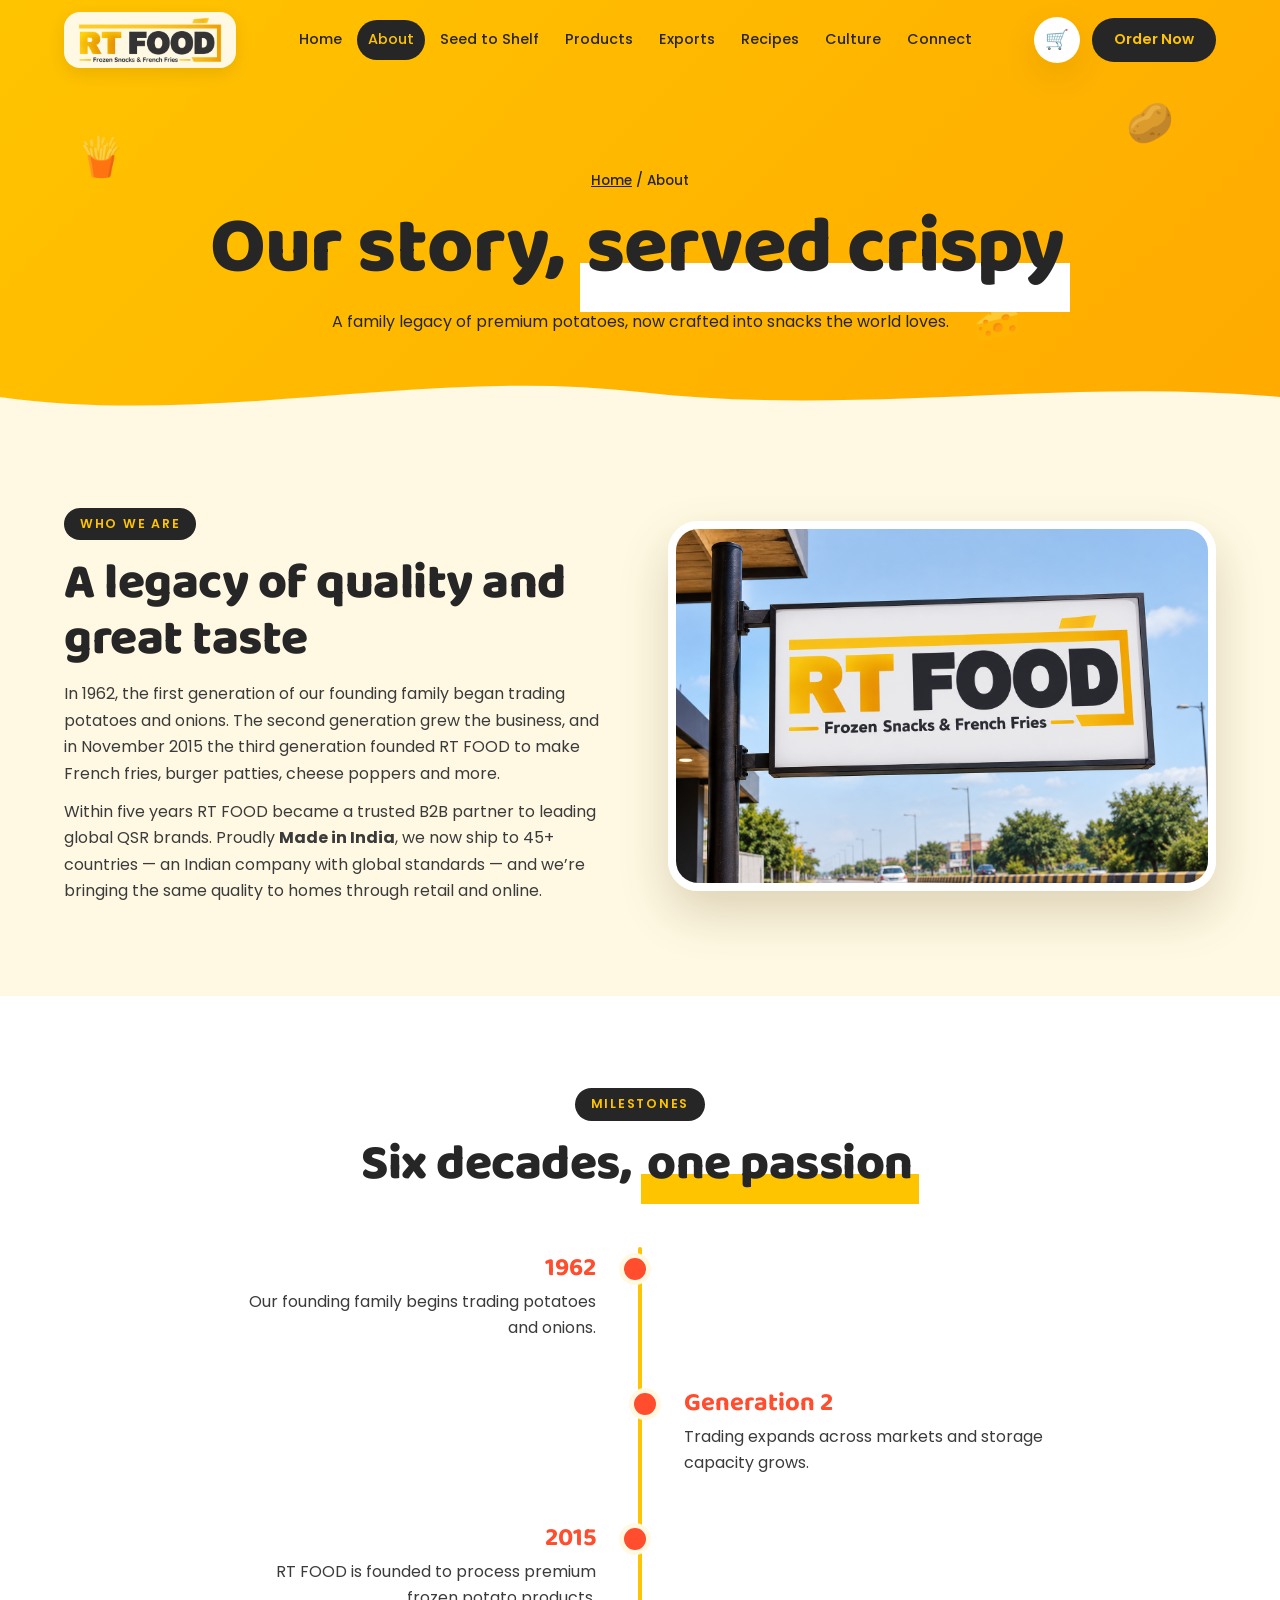
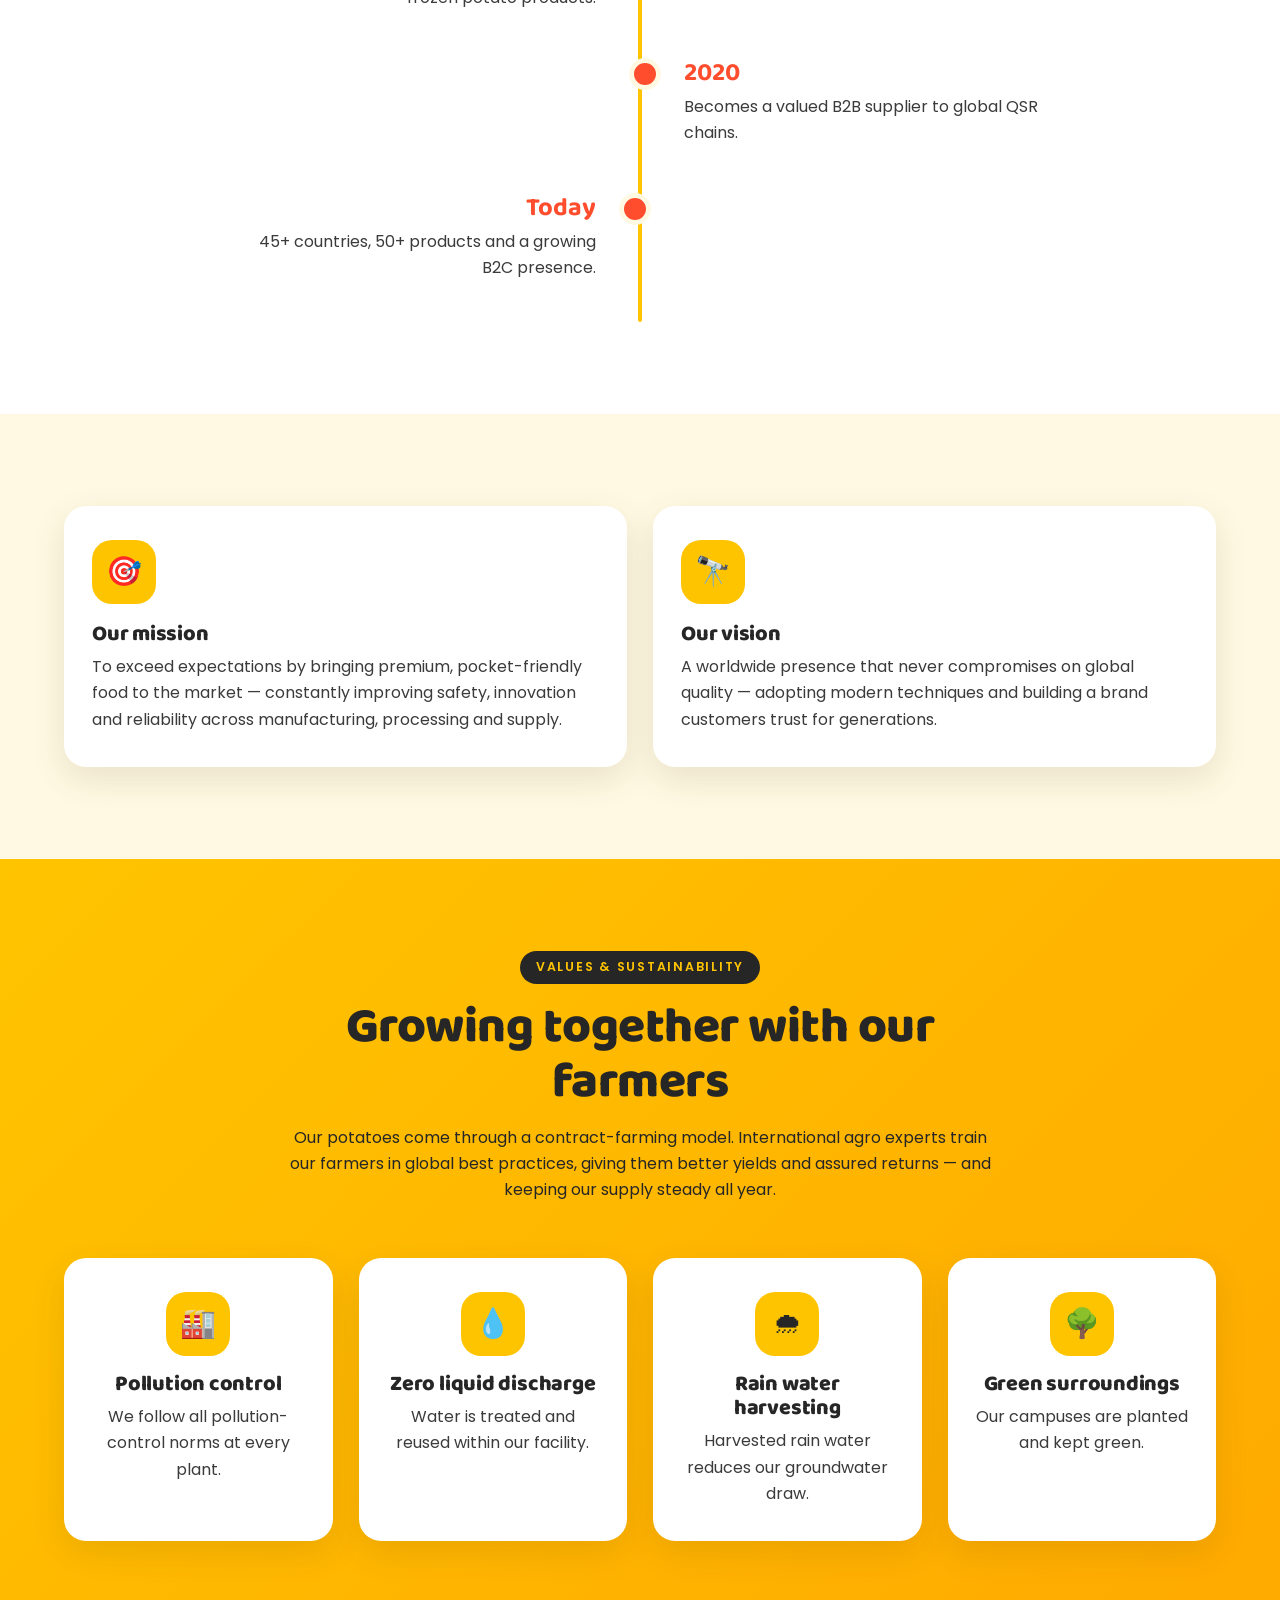
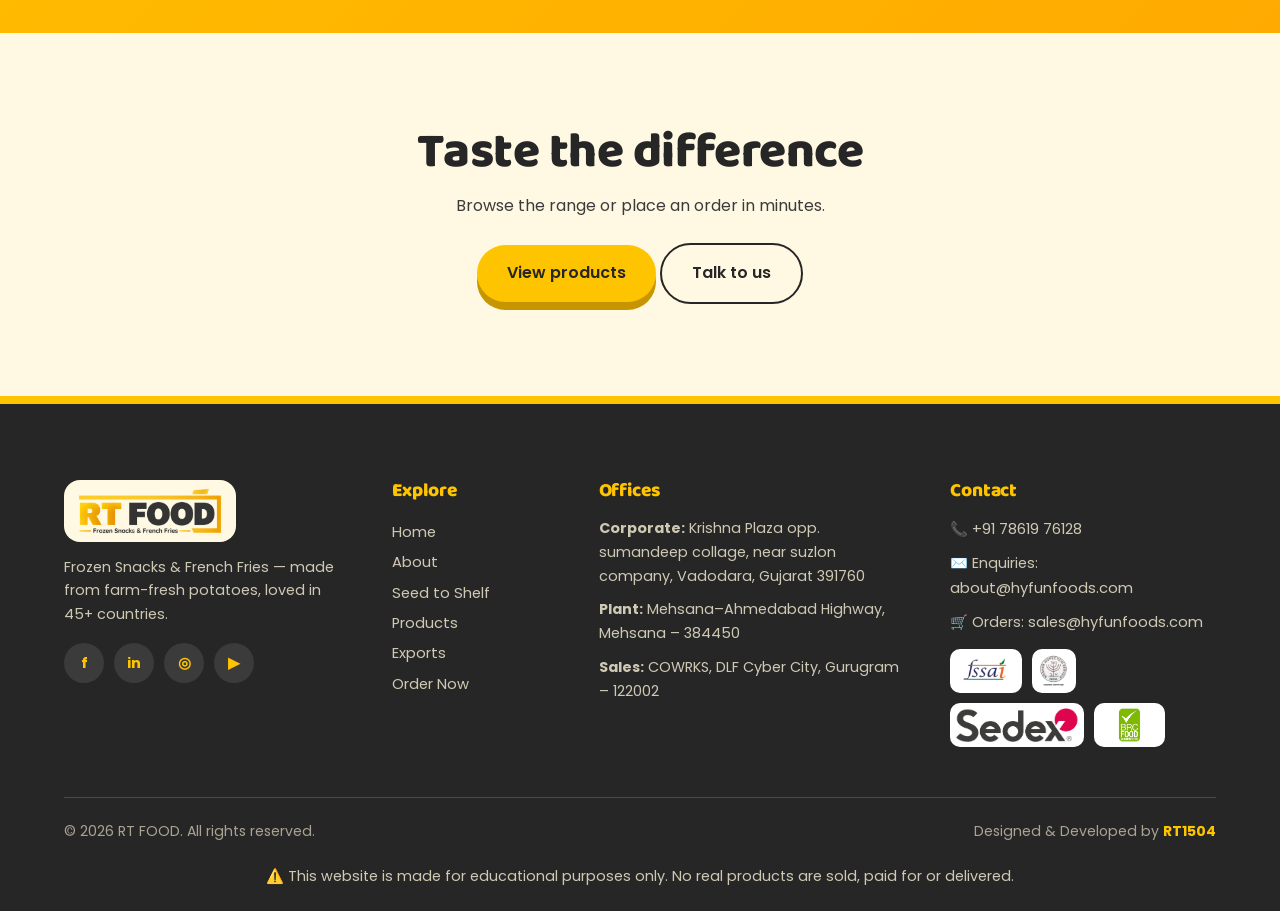
<file: about.html>
<!DOCTYPE html>
<html lang="en">

<head>
    <meta charset="UTF-8">
    <meta name="viewport" content="width=device-width, initial-scale=1.0">
    <title>About Us | RT FOOD – Frozen Snacks &amp; French Fries</title>
    <meta name="description"
        content="The RT FOOD story: from a 1962 potato trading family to a global frozen food exporter.">
    <meta name="theme-color" content="#FFC400">
    <link rel="icon" type="image/png" href="assets/image/favicon.png">
    <link rel="stylesheet" href="css/style.css">

</head>

<body class="">


    <div id="progress"></div>

    <div id="site-header"></div>

    <section class="page-hero"><span class="floaty" style="left:6%;top:30%;animation-delay:0s">🍟</span><span
            class="floaty" style="left:88%;top:22%;animation-delay:-2s">🥔</span><span class="floaty"
            style="left:76%;top:70%;animation-delay:-4s">🧀</span>
        <div class="wrap">
            <div class="crumbs"><a href="index.html">Home</a> / About</div>
            <h1>Our story, <span class="hl" style="background:linear-gradient(transparent 62%,#fff 62%)">served
                    crispy</span></h1>
            <p>A family legacy of premium potatoes, now crafted into snacks the world loves.</p>
        </div>
        <div class="wave"><svg viewBox="0 0 1440 50" preserveAspectRatio="none">
                <path fill="#FFF9E3" d="M0 30 C240 60 480 0 720 25 C960 50 1200 10 1440 30 L1440 50 L0 50Z" />
            </svg></div>
    </section>
    <section>
        <div class="wrap">
            <div class="split">
                <div class="reveal l"><span class="eyebrow">Who we are</span>
                    <h2>A legacy of quality and great taste</h2>
                    <p style="margin-top:14px">In 1962, the first generation of our founding family began trading
                        potatoes and onions. The second generation grew the business, and in November 2015 the third
                        generation founded RT FOOD to make French fries, burger patties, cheese poppers and more.</p>
                    <p style="margin-top:12px">Within five years RT FOOD became a trusted B2B partner to leading global
                        QSR brands. Proudly <b>Made in India</b>, we now ship to 45+ countries — an Indian company with
                        global standards — and we’re bringing the same quality to homes through retail and online.</p>
                </div>
                <img class="photo reveal r" src="assets/image/325cbb6c-4da5-42e3-9a96-daa3089b2dab.png"
                    alt="Super crispy fries in a fry basket">
            </div>
        </div>
    </section>
    <section class="bg-w">
        <div class="wrap">
            <div class="sec-head reveal"><span class="eyebrow">Milestones</span>
                <h2>Six decades, <span class="hl">one passion</span></h2>
            </div>
            <div class="timeline">
                <div class="tl reveal"><b>1962</b>
                    <p>Our founding family begins trading potatoes and onions.</p>
                </div>
                <div class="tl reveal"><b>Generation 2</b>
                    <p>Trading expands across markets and storage capacity grows.</p>
                </div>
                <div class="tl reveal"><b>2015</b>
                    <p>RT FOOD is founded to process premium frozen potato products.</p>
                </div>
                <div class="tl reveal"><b>2020</b>
                    <p>Becomes a valued B2B supplier to global QSR chains.</p>
                </div>
                <div class="tl reveal"><b>Today</b>
                    <p>45+ countries, 50+ products and a growing B2C presence.</p>
                </div>
            </div>
        </div>
    </section>
    <section>
        <div class="wrap">
            <div class="grid g2">
                <div class="card reveal l">
                    <div class="ico">🎯</div>
                    <h3>Our mission</h3>
                    <p>To exceed expectations by bringing premium, pocket-friendly food to the market — constantly
                        improving safety, innovation and reliability across manufacturing, processing and supply.</p>
                </div>
                <div class="card reveal r">
                    <div class="ico">🔭</div>
                    <h3>Our vision</h3>
                    <p>A worldwide presence that never compromises on global quality — adopting modern techniques and
                        building a brand customers trust for generations.</p>
                </div>
            </div>
        </div>
    </section>
    <section class="bg-y">
        <div class="wrap">
            <div class="sec-head reveal"><span class="eyebrow">Values &amp; sustainability</span>
                <h2>Growing together with our farmers</h2>
                <p style="color:var(--ink)">Our potatoes come through a contract-farming model. International agro
                    experts train our farmers in global best practices, giving them better yields and assured returns —
                    and keeping our supply steady all year.</p>
            </div>
            <div class="grid g4">
                <div class="card reveal d1 center">
                    <div class="ico" style="margin:0 auto 16px">🏭</div>
                    <h3>Pollution control</h3>
                    <p>We follow all pollution-control norms at every plant.</p>
                </div>
                <div class="card reveal d2 center">
                    <div class="ico" style="margin:0 auto 16px">💧</div>
                    <h3>Zero liquid discharge</h3>
                    <p>Water is treated and reused within our facility.</p>
                </div>
                <div class="card reveal d3 center">
                    <div class="ico" style="margin:0 auto 16px">🌧</div>
                    <h3>Rain water harvesting</h3>
                    <p>Harvested rain water reduces our groundwater draw.</p>
                </div>
                <div class="card reveal d4 center">
                    <div class="ico" style="margin:0 auto 16px">🌳</div>
                    <h3>Green surroundings</h3>
                    <p>Our campuses are planted and kept green.</p>
                </div>
            </div>
        </div>
    </section>
    <section>
        <div class="wrap center reveal">
            <h2>Taste the difference</h2>
            <p style="margin:12px 0 24px">Browse the range or place an order in minutes.</p><a class="btn btn-y"
                href="products.html">View products</a> <a class="btn btn-line" href="connect.html">Talk to us</a>
        </div>
    </section>


    <div id="site-footer"></div>

    <script src="js/data.js"></script>
    <script src="js/logo.js"></script>
    <script src="js/main.js"></script>

</body>

</html>
</file>
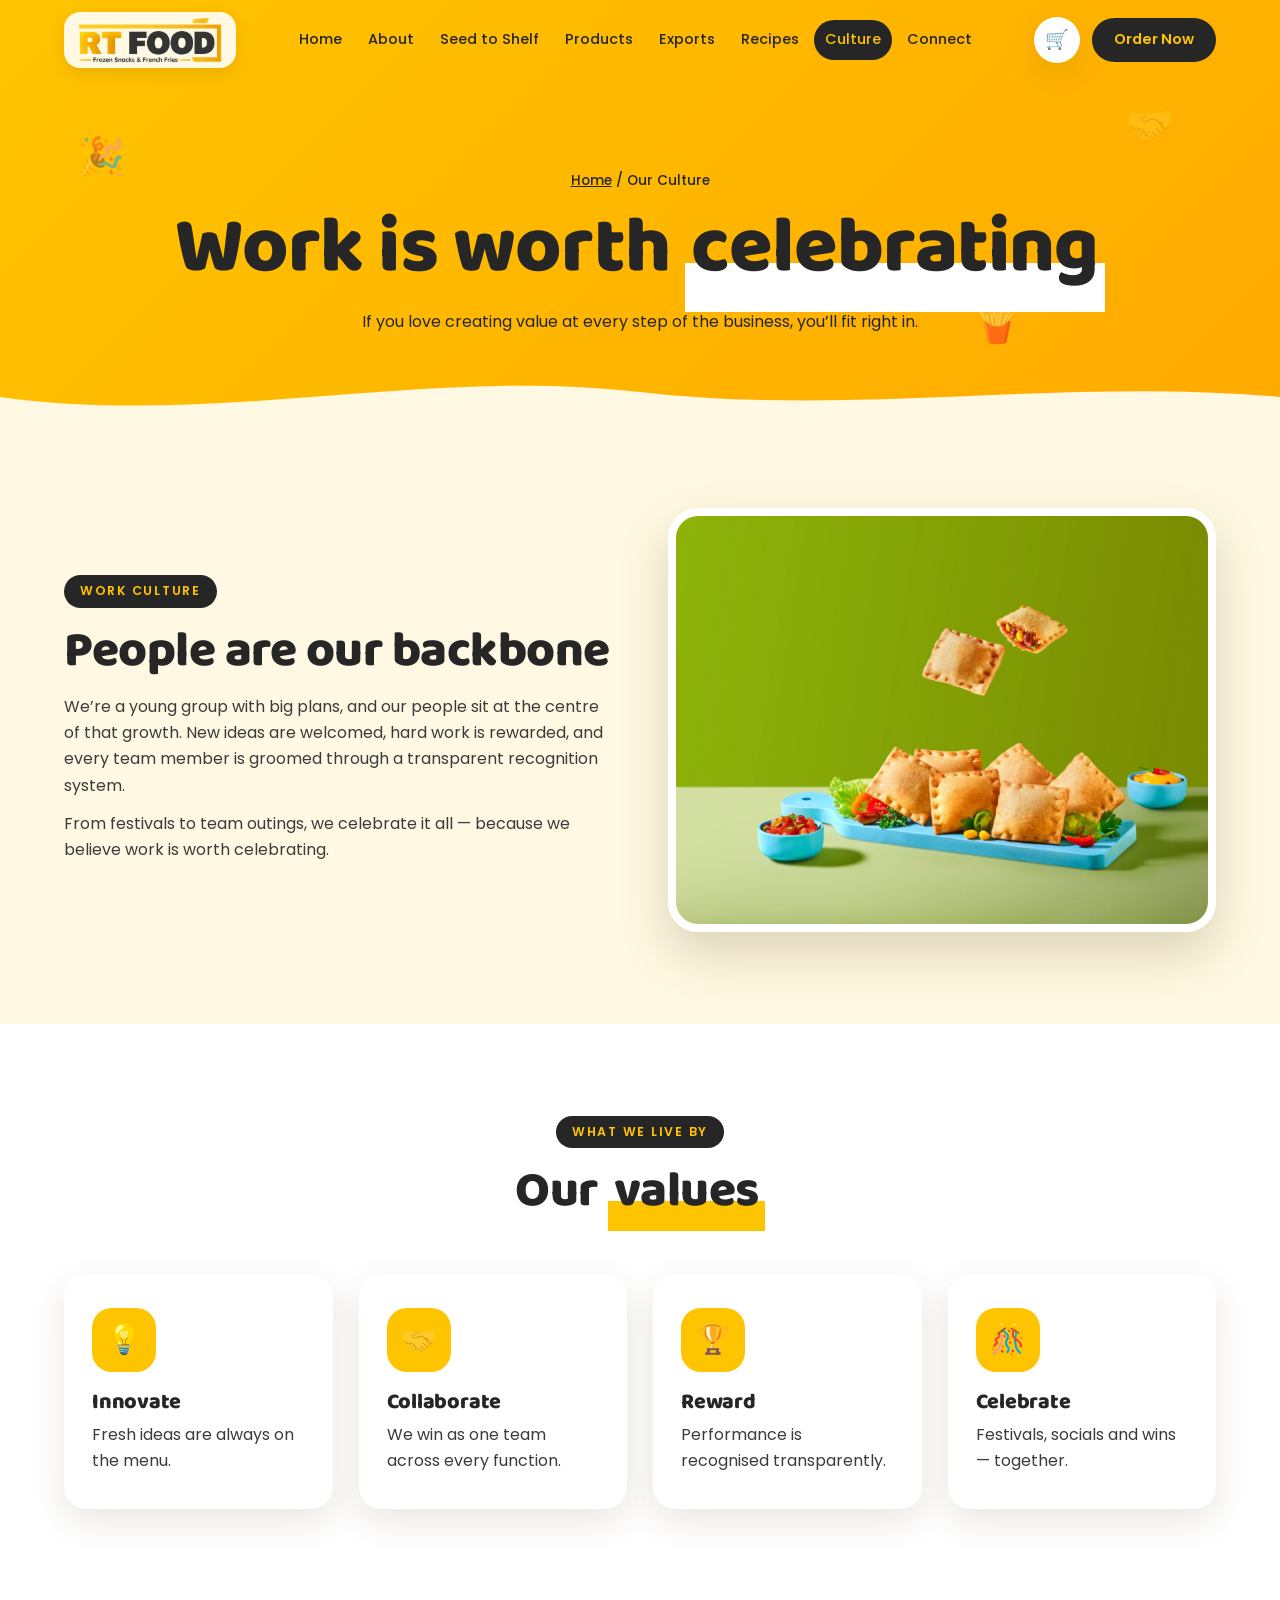
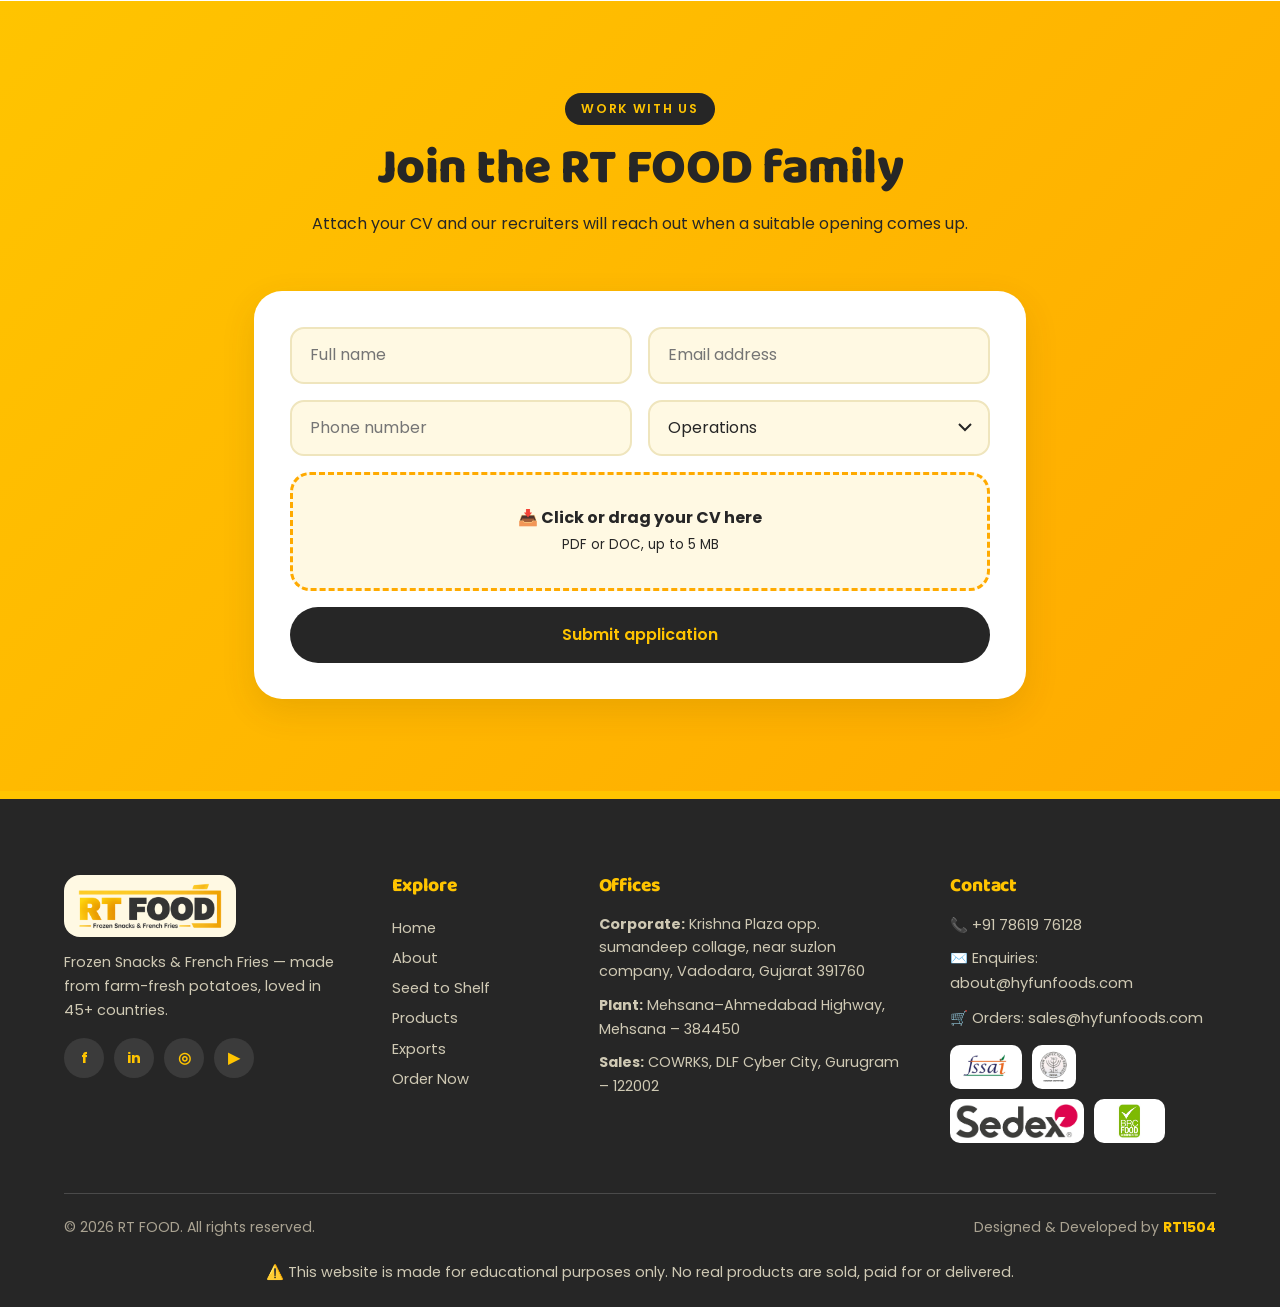
<file: culture.html>
<!DOCTYPE html>
<html lang="en">

<head>
    <meta charset="UTF-8">
    <meta name="viewport" content="width=device-width, initial-scale=1.0">
    <title>Our Culture | RT FOOD – Frozen Snacks &amp; French Fries</title>
    <meta name="description"
        content="Life at RT FOOD — a young, ambitious team that celebrates work. Share your CV and grow with us.">
    <meta name="theme-color" content="#FFC400">
    <link rel="icon" type="image/png" href="assets/image/favicon.png">
    <link rel="stylesheet" href="css/style.css">

</head>

<body class="">


    <div id="progress"></div>

    <div id="site-header"></div>

    <section class="page-hero"><span class="floaty" style="left:6%;top:30%;animation-delay:0s">🎉</span><span
            class="floaty" style="left:88%;top:22%;animation-delay:-2s">🤝</span><span class="floaty"
            style="left:76%;top:70%;animation-delay:-4s">🍟</span>
        <div class="wrap">
            <div class="crumbs"><a href="index.html">Home</a> / Our Culture</div>
            <h1>Work is worth <span class="hl"
                    style="background:linear-gradient(transparent 62%,#fff 62%)">celebrating</span></h1>
            <p>If you love creating value at every step of the business, you’ll fit right in.</p>
        </div>
        <div class="wave"><svg viewBox="0 0 1440 50" preserveAspectRatio="none">
                <path fill="#FFF9E3" d="M0 30 C240 60 480 0 720 25 C960 50 1200 10 1440 30 L1440 50 L0 50Z" />
            </svg></div>
    </section>
    <section>
        <div class="wrap">
            <div class="split">
                <div class="reveal l"><span class="eyebrow">Work culture</span>
                    <h2>People are our backbone</h2>
                    <p style="margin-top:14px">We’re a young group with big plans, and our people sit at the centre of
                        that growth. New ideas are welcomed, hard work is rewarded, and every team member is groomed
                        through a transparent recognition system.</p>
                    <p style="margin-top:12px">From festivals to team outings, we celebrate it all — because we believe
                        work is worth celebrating.</p>
                </div><img class="photo reveal r" src="assets/image/Mexicano Puffets.png"
                    alt="RT FOOD Mexicano Puffets">
            </div>
        </div>
    </section>
    <section class="bg-w">
        <div class="wrap">
            <div class="sec-head reveal"><span class="eyebrow">What we live by</span>
                <h2>Our <span class="hl">values</span></h2>
            </div>
            <div class="grid g4">
                <div class="card reveal d1">
                    <div class="ico">💡</div>
                    <h3>Innovate</h3>
                    <p>Fresh ideas are always on the menu.</p>
                </div>
                <div class="card reveal d2">
                    <div class="ico">🤝</div>
                    <h3>Collaborate</h3>
                    <p>We win as one team across every function.</p>
                </div>
                <div class="card reveal d3">
                    <div class="ico">🏆</div>
                    <h3>Reward</h3>
                    <p>Performance is recognised transparently.</p>
                </div>
                <div class="card reveal d4">
                    <div class="ico">🎊</div>
                    <h3>Celebrate</h3>
                    <p>Festivals, socials and wins — together.</p>
                </div>
            </div>
        </div>
    </section>
    <section class="bg-y">
        <div class="wrap" style="max-width:820px">
            <div class="sec-head reveal"><span class="eyebrow">Work with us</span>
                <h2>Join the RT FOOD family</h2>
                <p style="color:var(--ink)">Attach your CV and our recruiters will reach out when a suitable opening
                    comes up.</p>
            </div>
            <form class="form form-card reveal" data-form="career">
                <div class="row"><input name="name" placeholder="Full name" required><input name="email" type="email"
                        placeholder="Email address" required></div>
                <div class="row"><input name="phone" placeholder="Phone number" required><select name="role">
                        <option>Operations</option>
                        <option>Sales &amp; Marketing</option>
                        <option>Agriculture</option>
                        <option>Quality &amp; R&amp;D</option>
                        <option>Finance &amp; HR</option>
                    </select></div>
                <div class="drop"><b>📥 Click or drag your CV here</b><br><small>PDF or DOC, up to 5 MB</small><input
                        type="file" name="cv" accept=".pdf,.doc,.docx" hidden></div><button class="btn btn-dark">Submit
                    application</button>
                <div class="note">🎉 Thanks for applying! We’ve received your details.</div>
            </form>
        </div>
    </section>


    <div id="site-footer"></div>

    <script src="js/data.js"></script>
    <script src="js/logo.js"></script>
    <script src="js/main.js"></script>
    <script src="js/forms.js"></script>
</body>

</html>
</file>
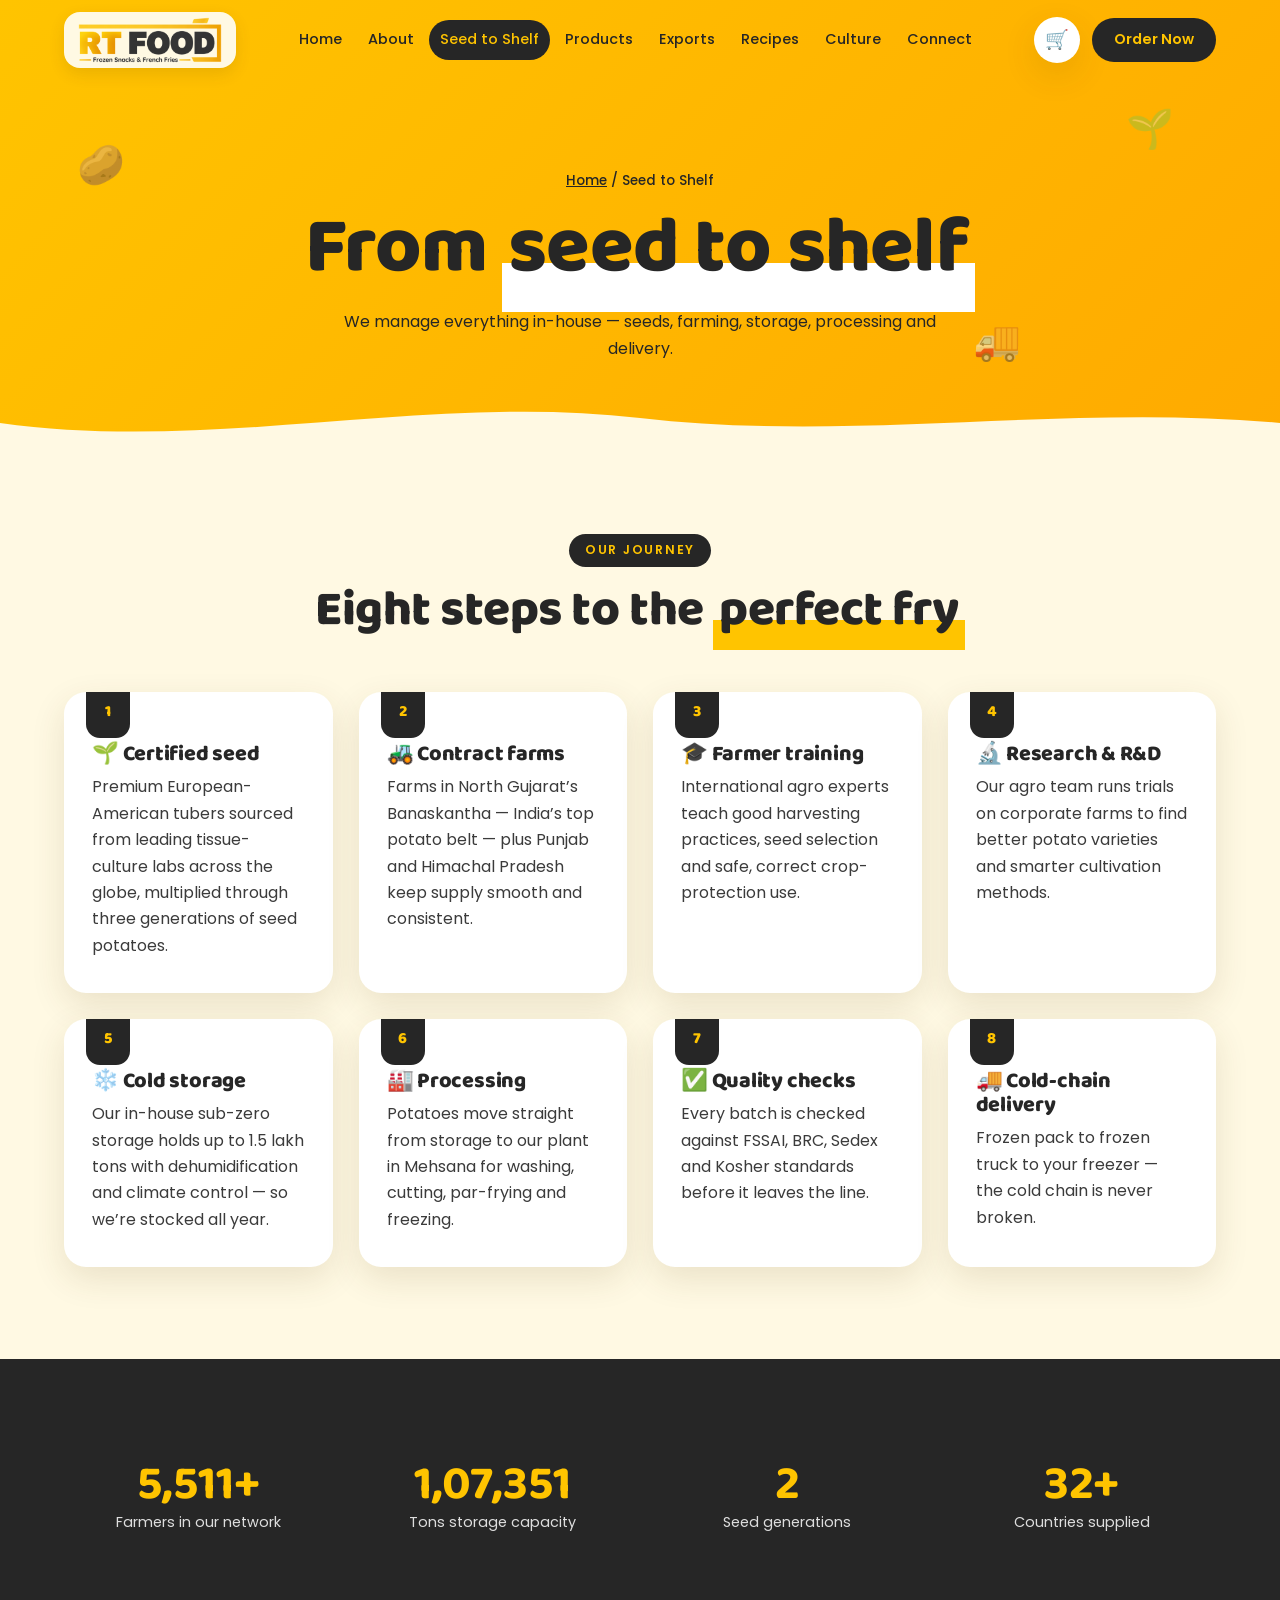
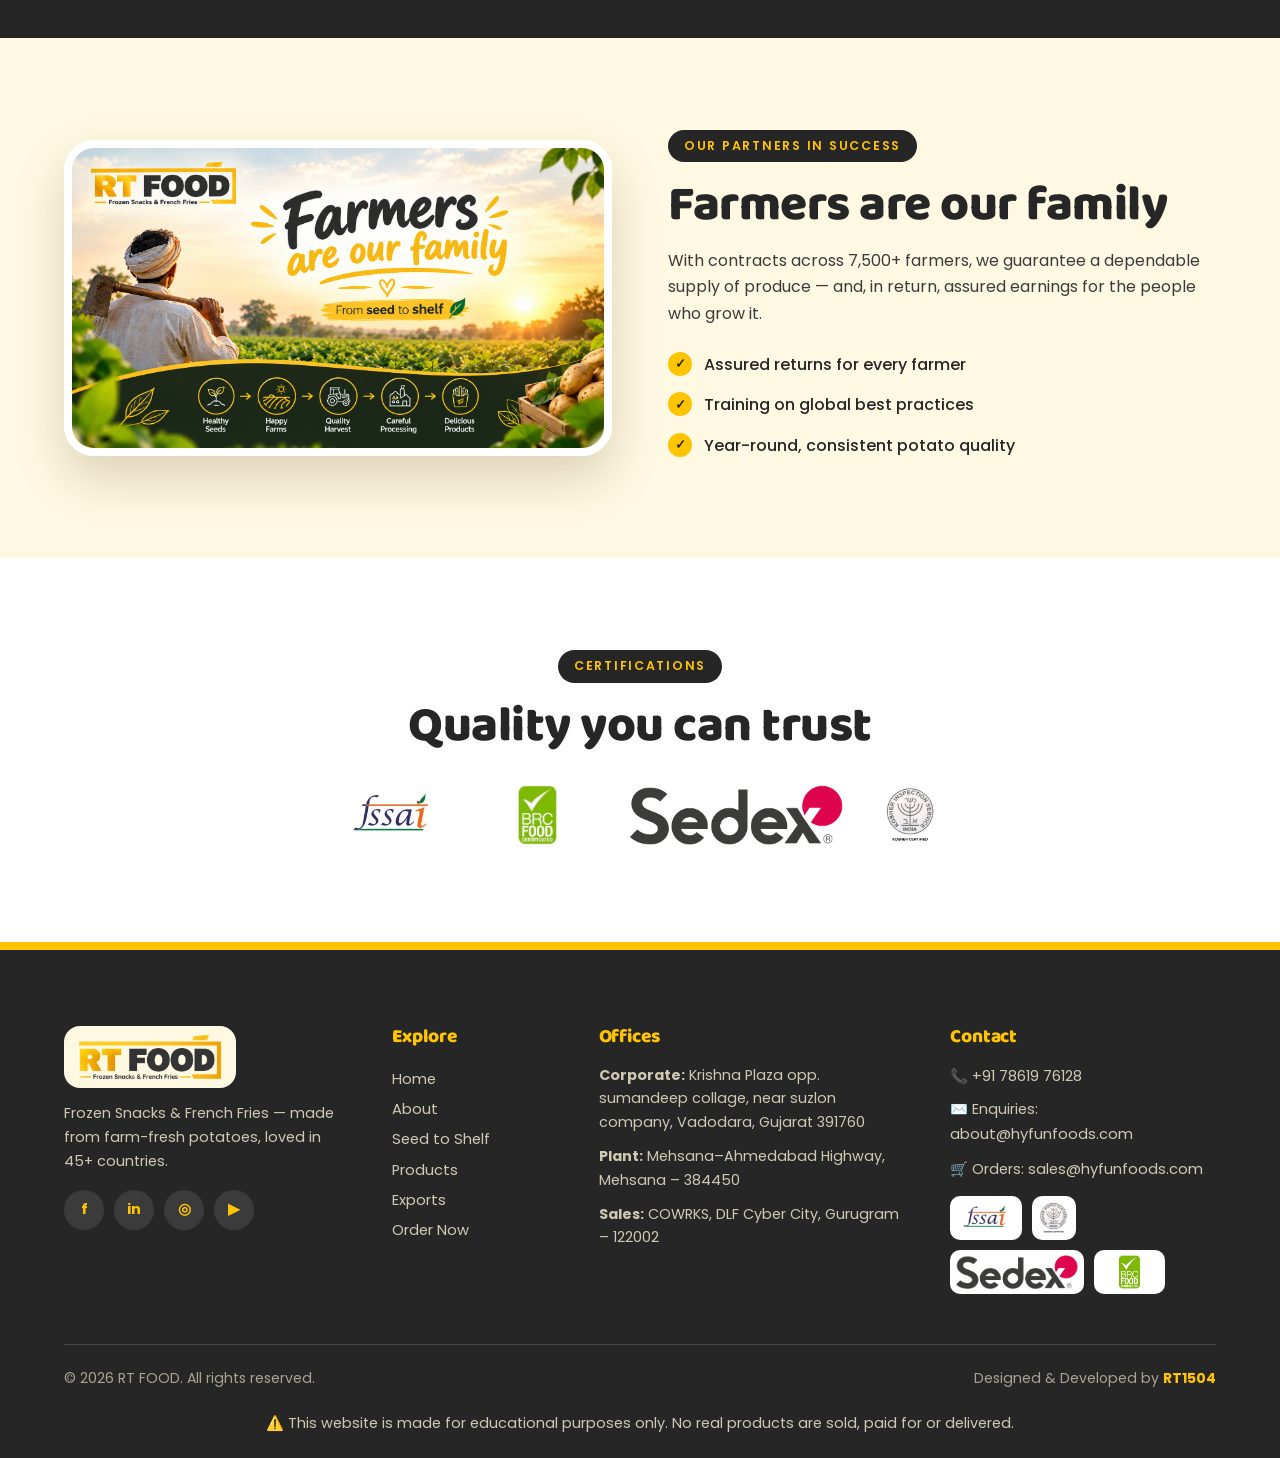
<file: seedtoshelf.html>
<!DOCTYPE html>
<html lang="en">

<head>
    <meta charset="UTF-8">
    <meta name="viewport" content="width=device-width, initial-scale=1.0">
    <title>Seed to Shelf | RT FOOD – Frozen Snacks &amp; French Fries</title>
    <meta name="description"
        content="From certified seed potatoes and contract farms to cold storage, processing and delivery — see how RT FOOD controls quality at every step.">
    <meta name="theme-color" content="#FFC400">
    <link rel="icon" type="image/png" href="assets/image/favicon.png">
    <link rel="stylesheet" href="css/style.css">

</head>

<body class="">


    <div id="progress"></div>

    <div id="site-header"></div>

    <section class="page-hero"><span class="floaty" style="left:6%;top:30%;animation-delay:0s">🥔</span><span
            class="floaty" style="left:88%;top:22%;animation-delay:-2s">🌱</span><span class="floaty"
            style="left:76%;top:70%;animation-delay:-4s">🚚</span>
        <div class="wrap">
            <div class="crumbs"><a href="index.html">Home</a> / Seed to Shelf</div>
            <h1>From <span class="hl" style="background:linear-gradient(transparent 62%,#fff 62%)">seed to shelf</span>
            </h1>
            <p>We manage everything in-house — seeds, farming, storage, processing and delivery.</p>
        </div>
        <div class="wave"><svg viewBox="0 0 1440 50" preserveAspectRatio="none">
                <path fill="#FFF9E3" d="M0 30 C240 60 480 0 720 25 C960 50 1200 10 1440 30 L1440 50 L0 50Z" />
            </svg></div>
    </section>
    <section>
        <div class="wrap">
            <div class="sec-head reveal"><span class="eyebrow">Our journey</span>
                <h2>Eight steps to the <span class="hl">perfect fry</span></h2>
            </div>
            <div class="grid g4 steps-flow">
                <div class="card reveal">
                    <h3>🌱 Certified seed</h3>
                    <p>Premium European-American tubers sourced from leading tissue-culture labs across the globe,
                        multiplied through three generations of seed potatoes.</p>
                </div>
                <div class="card reveal d1">
                    <h3>🚜 Contract farms</h3>
                    <p>Farms in North Gujarat’s Banaskantha — India’s top potato belt — plus Punjab and Himachal Pradesh
                        keep supply smooth and consistent.</p>
                </div>
                <div class="card reveal d2">
                    <h3>🎓 Farmer training</h3>
                    <p>International agro experts teach good harvesting practices, seed selection and safe, correct
                        crop-protection use.</p>
                </div>
                <div class="card reveal d3">
                    <h3>🔬 Research &amp; R&amp;D</h3>
                    <p>Our agro team runs trials on corporate farms to find better potato varieties and smarter
                        cultivation methods.</p>
                </div>
                <div class="card reveal">
                    <h3>❄️ Cold storage</h3>
                    <p>Our in-house sub-zero storage holds up to 1.5 lakh tons with dehumidification and climate control
                        — so we’re stocked all year.</p>
                </div>
                <div class="card reveal d1">
                    <h3>🏭 Processing</h3>
                    <p>Potatoes move straight from storage to our plant in Mehsana for washing, cutting, par-frying and
                        freezing.</p>
                </div>
                <div class="card reveal d2">
                    <h3>✅ Quality checks</h3>
                    <p>Every batch is checked against FSSAI, BRC, Sedex and Kosher standards before it leaves the line.
                    </p>
                </div>
                <div class="card reveal d3">
                    <h3>🚚 Cold-chain delivery</h3>
                    <p>Frozen pack to frozen truck to your freezer — the cold chain is never broken.</p>
                </div>
            </div>
        </div>
    </section>
    <section class="bg-ink">
        <div class="wrap">
            <div class="grid g4">
                <div class="stat"><b data-count="7500" data-suffix="+">0</b><span>Farmers in our network</span></div>
                <div class="stat"><b data-count="150000">0</b><span>Tons storage capacity</span></div>
                <div class="stat"><b data-count="3">0</b><span>Seed generations</span></div>
                <div class="stat"><b data-count="45" data-suffix="+">0</b><span>Countries supplied</span></div>
            </div>
        </div>
    </section>
    <section>
        <div class="wrap">
            <div class="split"><img class="photo reveal l" src="assets/image/Fromseedtoshelf.png"
                    alt="RT FOOD fries and nuggets platter">
                <div class="reveal r"><span class="eyebrow">Our partners in success</span>
                    <h2>Farmers are our family</h2>
                    <p style="margin-top:14px">With contracts across 7,500+ farmers, we guarantee a dependable supply of
                        produce — and, in return, assured earnings for the people who grow it.</p>
                    <ul class="ticks">
                        <li>Assured returns for every farmer</li>
                        <li>Training on global best practices</li>
                        <li>Year-round, consistent potato quality</li>
                    </ul>
                </div>
            </div>
        </div>
    </section>
    <section class="bg-w">
        <div class="wrap center"><span class="eyebrow">Certifications</span>
            <h2>Quality you can trust</h2>
            <div class="certs" style="justify-content:center;margin-top:26px;gap:26px"><img
                    src="assets/image/fssai.jpeg" alt="FSSAI" style="height:70px"><img src="assets/image/brc.jpg"
                    alt="BRC" style="height:70px"><img src="assets/image/sedex.png" alt="Sedex" style="height:70px"><img
                    src="assets/image/Kosher.png" alt="Kosher" style="height:70px"></div>
        </div>
    </section>


    <div id="site-footer"></div>

    <script src="js/data.js"></script>
    <script src="js/logo.js"></script>
    <script src="js/main.js"></script>

</body>

</html>
</file>
<file: css/style.css>
/* ============================================================
   RT FOOD — design system  (yellow • charcoal • tomato • cream)
   ============================================================ */
@import url('https://fonts.googleapis.com/css2?family=Baloo+2:wght@500;600;700;800&family=Poppins:wght@400;500;600;700&display=swap');

:root {
   --y: #FFC400;
   --y2: #FFAA00;
   --ink: #262626;
   --ink2: #3b3b3b;
   --cream: #FFF9E3;
   --cream2: #FFF1B8;
   --red: #FF4D2E;
   --green: #1FA971;
   --blue: #2F7DF6;
   --mute: #6f6a5c;
   --line: #efe5bd;
   --card: #fff;
   --r: 22px;
   --sh: 0 12px 34px rgba(80, 55, 0, .12);
   --sh2: 0 22px 50px rgba(80, 55, 0, .2)
}

* {
   box-sizing: border-box;
   margin: 0;
   padding: 0
}

html {
   scroll-behavior: smooth
}

body {
   font-family: 'Poppins', sans-serif;
   color: var(--ink);
   background: var(--cream);
   line-height: 1.65;
   overflow-x: hidden
}

body.loading {
   overflow: hidden
}

img {
   max-width: 100%;
   display: block
}

a {
   color: inherit;
   text-decoration: none
}

button {
   font: inherit;
   cursor: pointer;
   border: 0;
   background: none;
   color: inherit
}

h1,
h2,
h3,
h4 {
   font-family: 'Baloo 2', sans-serif;
   line-height: 1.12;
   font-weight: 800;
   letter-spacing: -.01em
}

h1 {
   font-size: clamp(2.6rem, 6.2vw, 5rem)
}

h2 {
   font-size: clamp(2rem, 4vw, 3.1rem)
}

h3 {
   font-size: 1.35rem
}

p {
   color: var(--ink2)
}

.wrap {
   max-width: 1200px;
   margin: 0 auto;
   padding: 0 24px
}

section {
   padding: 92px 0;
   position: relative
}

.sec-head {
   text-align: center;
   max-width: 720px;
   margin: 0 auto 54px
}

.sec-head p {
   margin-top: 14px;
   color: var(--mute)
}

.eyebrow {
   display: inline-block;
   background: var(--ink);
   color: var(--y);
   font-weight: 600;
   font-size: .78rem;
   letter-spacing: .14em;
   text-transform: uppercase;
   padding: 6px 16px;
   border-radius: 50px;
   margin-bottom: 16px
}

.hl {
   background: linear-gradient(transparent 62%, var(--y) 62%);
   padding: 0 6px
}

.bg-y {
   background: linear-gradient(135deg, var(--y), var(--y2))
}

.bg-ink {
   background: var(--ink);
   color: #fff
}

.bg-ink p {
   color: #d9d4c3
}

.bg-w {
   background: #fff
}

.grid {
   display: grid;
   gap: 26px
}

.g2 {
   grid-template-columns: repeat(2, 1fr)
}

.g3 {
   grid-template-columns: repeat(3, 1fr)
}

.g4 {
   grid-template-columns: repeat(4, 1fr)
}

.center {
   text-align: center
}

.mt {
   margin-top: 28px
}

/* ---------- loader ---------- */
#loader {
   position: fixed;
   inset: 0;
   z-index: 9999;
   background: radial-gradient(circle at 50% 40%, #fff6c9, var(--y));
   display: flex;
   flex-direction: column;
   align-items: center;
   justify-content: center;
   gap: 26px;
   transition: opacity .6s, transform .7s cubic-bezier(.7, 0, .2, 1)
}

#loader.done {
   opacity: 0;
   transform: scale(1.15);
   pointer-events: none
}

#loader.quick {
   animation: fadeIn .25s
}

@keyframes fadeIn {
   from {
      opacity: 0
   }
}

.ld-logo {
   width: min(320px, 70vw);
   animation: bob 1.6s ease-in-out infinite;
   filter: drop-shadow(0 14px 18px rgba(0, 0, 0, .18))
}

.ld-ring {
   position: absolute;
   width: min(430px, 86vw);
   aspect-ratio: 1;
   border-radius: 50%;
   border: 3px dashed rgba(38, 38, 38, .35);
   animation: spin 9s linear infinite
}

.ld-bar {
   width: min(260px, 60vw);
   height: 10px;
   border-radius: 20px;
   background: rgba(38, 38, 38, .15);
   overflow: hidden
}

.ld-bar i {
   display: block;
   height: 100%;
   width: 0;
   background: var(--ink);
   border-radius: 20px;
   animation: load 1.1s ease-out forwards
}

.ld-txt {
   font-family: 'Baloo 2', 'Poppins', sans-serif;
   font-weight: 700;
   letter-spacing: .2em;
   font-size: .8rem;
   text-transform: uppercase;
   color: var(--ink)
}

.ld-fry {
   position: absolute;
   font-size: 2rem;
   animation: fall 2.4s linear infinite
}

@keyframes load {
   to {
      width: 100%
   }
}

@keyframes spin {
   to {
      transform: rotate(360deg)
   }
}

@keyframes bob {
   50% {
      transform: translateY(-14px) rotate(-2deg)
   }
}

@keyframes fall {
   from {
      transform: translateY(-120px) rotate(0);
      opacity: 0
   }

   15% {
      opacity: 1
   }

   to {
      transform: translateY(105vh) rotate(360deg);
      opacity: 1
   }
}

#progress {
   position: fixed;
   top: 0;
   left: 0;
   height: 4px;
   background: var(--red);
   z-index: 1100;
   width: 0
}

/* ---------- nav ---------- */
.nav {
   position: fixed;
   top: 0;
   left: 0;
   right: 0;
   z-index: 1000;
   padding: 12px 0;
   transition: .3s
}

.nav.scrolled {
   background: rgba(255, 249, 227, .94);
   backdrop-filter: blur(12px);
   box-shadow: 0 6px 24px rgba(80, 55, 0, .12);
   padding: 6px 0
}

.nav-in {
   display: flex;
   align-items: center;
   justify-content: space-between;
   gap: 20px
}

.brand {
   background: var(--cream);
   border-radius: 16px;
   padding: 5px 14px;
   box-shadow: 0 6px 16px rgba(80, 55, 0, .12);
   display: block
}

.brand img {
   height: 46px;
   width: auto;
   transition: .3s
}

.nav.scrolled .brand img {
   height: 38px
}

.nav.scrolled .brand {
   box-shadow: none;
   padding: 3px 10px
}

.links {
   display: flex;
   gap: 4px;
   align-items: center
}

.links a {
   font-weight: 500;
   font-size: .9rem;
   white-space: nowrap;
   padding: 8px 11px;
   border-radius: 50px;
   transition: .25s
}

.links a:hover {
   background: var(--cream2)
}

.links a.active {
   background: var(--ink);
   color: var(--y)
}

.nav-actions {
   display: flex;
   align-items: center;
   gap: 12px
}

.cart-btn {
   position: relative;
   width: 46px;
   height: 46px;
   border-radius: 50%;
   background: #fff;
   display: grid;
   place-items: center;
   box-shadow: var(--sh);
   font-size: 1.2rem
}

.cart-btn b {
   position: absolute;
   top: -4px;
   right: -4px;
   min-width: 21px;
   height: 21px;
   border-radius: 20px;
   background: var(--red);
   color: #fff;
   font-size: .7rem;
   display: none;
   place-items: center;
   padding: 0 5px
}

.cart-btn b.on {
   display: grid
}

.pop {
   animation: pop .4s
}

@keyframes pop {
   50% {
      transform: scale(1.5)
   }
}

.burger {
   display: none;
   width: 46px;
   height: 46px;
   border-radius: 50%;
   background: var(--ink);
   flex-direction: column;
   gap: 5px;
   align-items: center;
   justify-content: center
}

.burger i {
   width: 20px;
   height: 2.5px;
   background: var(--y);
   border-radius: 3px;
   transition: .3s
}

.burger.open i:nth-child(1) {
   transform: translateY(7.5px) rotate(45deg)
}

.burger.open i:nth-child(2) {
   opacity: 0
}

.burger.open i:nth-child(3) {
   transform: translateY(-7.5px) rotate(-45deg)
}

.links .m-only {
   display: none
}

/* ---------- buttons ---------- */
.btn {
   display: inline-flex;
   align-items: center;
   justify-content: center;
   gap: 8px;
   font-weight: 600;
   padding: 15px 30px;
   border-radius: 50px;
   transition: .3s;
   position: relative;
   overflow: hidden;
   white-space: nowrap
}

.btn-sm {
   padding: 10px 22px;
   font-size: .9rem
}

.btn-y {
   background: var(--y);
   color: var(--ink);
   box-shadow: 0 8px 0 #c79500
}

.btn-y:hover {
   transform: translateY(4px);
   box-shadow: 0 4px 0 #c79500
}

.btn-dark {
   background: var(--ink);
   color: var(--y)
}

.btn-dark:hover {
   background: #000;
   transform: translateY(-3px);
   box-shadow: 0 10px 22px rgba(0, 0, 0, .25)
}

.btn-red {
   background: var(--red);
   color: #fff
}

.btn-red:hover {
   transform: translateY(-3px);
   box-shadow: 0 10px 22px rgba(255, 77, 46, .4)
}

.btn-line {
   border: 2px solid var(--ink)
}

.btn-line:hover {
   background: var(--ink);
   color: var(--y)
}

.btn[disabled] {
   opacity: .5;
   pointer-events: none
}

.btn-block {
   width: 100%
}

/* ---------- hero ---------- */
.hero {
   min-height: 100vh;
   padding: 150px 0 90px;
   background: radial-gradient(circle at 80% 20%, #ffe36b, transparent 45%), linear-gradient(135deg, var(--cream), var(--cream2));
   overflow: hidden;
   display: flex;
   align-items: center
}

.hero-grid {
   display: grid;
   grid-template-columns: 1.05fr .95fr;
   gap: 50px;
   align-items: center
}

.hero h1 span {
   color: var(--red);
   display: inline-block
}

.hero p.lead {
   font-size: 1.15rem;
   margin: 22px 0 32px;
   max-width: 520px
}

.hero-btns {
   display: flex;
   gap: 16px;
   flex-wrap: wrap
}

.hero-stats {
   display: flex;
   gap: 34px;
   margin-top: 44px;
   flex-wrap: wrap
}

.hero-stats b {
   font-family: 'Baloo 2', 'Poppins', sans-serif;
   font-size: 2.1rem;
   display: block;
   line-height: 1
}

.hero-stats small {
   color: var(--mute)
}

.hero-art {
   position: relative
}

.hero-art .blob {
   position: absolute;
   inset: 6% 4%;
   background: var(--y);
   border-radius: 58% 42% 55% 45%/50% 55% 45% 50%;
   animation: morph 9s ease-in-out infinite
}

.hero-art img.main {
   position: relative;
   border-radius: 36px;
   box-shadow: var(--sh2);
   transform: rotate(3deg);
   animation: float 6s ease-in-out infinite;
   aspect-ratio: 4/3;
   object-fit: cover;
   width: 100%;
   border: 8px solid #fff
}

.mascot {
   position: absolute;
   width: 30%;
   left: -9%;
   bottom: -8%;
   animation: bob 3.2s ease-in-out infinite;
   filter: drop-shadow(0 10px 14px rgba(0, 0, 0, .25))
}

.chip {
   position: absolute;
   background: #fff;
   border-radius: 16px;
   padding: 10px 16px;
   font-weight: 600;
   font-size: .85rem;
   box-shadow: var(--sh);
   animation: float 5s ease-in-out infinite
}

.chip.c1 {
   top: 2%;
   right: -3%
}

.chip.c2 {
   bottom: 12%;
   right: -5%;
   animation-delay: -2s
}

.floaty {
   position: absolute;
   font-size: 2.4rem;
   opacity: .5;
   animation: float 7s ease-in-out infinite;
   pointer-events: none;
   user-select: none
}

@keyframes float {
   50% {
      transform: translateY(-16px) rotate(2deg)
   }
}

@keyframes morph {
   50% {
      border-radius: 42% 58% 45% 55%/55% 45% 55% 45%
   }
}

.page-hero {
   padding: 170px 0 80px;
   text-align: center;
   background: linear-gradient(135deg, var(--y), var(--y2));
   overflow: hidden
}

.page-hero p {
   max-width: 640px;
   margin: 16px auto 0;
   color: var(--ink)
}

.crumbs {
   font-size: .85rem;
   margin-bottom: 12px;
   font-weight: 500
}

.crumbs a {
   text-decoration: underline
}

.wave {
   position: absolute;
   left: 0;
   right: 0;
   bottom: -1px;
   line-height: 0
}

.wave svg {
   width: 100%;
   height: 50px
}

/* ---------- cards ---------- */
.card {
   background: var(--card);
   border-radius: var(--r);
   padding: 34px 28px;
   box-shadow: var(--sh);
   transition: .35s;
   position: relative;
   overflow: hidden
}

.card:hover {
   box-shadow: var(--sh2);
   transform: translateY(-6px)
}

.ico {
   width: 64px;
   height: 64px;
   border-radius: 20px;
   background: var(--y);
   display: grid;
   place-items: center;
   font-size: 1.8rem;
   margin-bottom: 18px;
   transition: .4s
}

.card:hover .ico {
   transform: rotate(-10deg) scale(1.1)
}

.card h3 {
   margin-bottom: 8px
}

.split {
   display: grid;
   grid-template-columns: 1fr 1fr;
   gap: 56px;
   align-items: center
}

.split img.photo {
   border-radius: 30px;
   box-shadow: var(--sh2);
   width: 100%;
   object-fit: cover;
   border: 8px solid #fff
}

.ticks {
   list-style: none;
   margin-top: 18px
}

.ticks li {
   padding: 7px 0 7px 36px;
   position: relative;
   font-weight: 500
}

.ticks li:before {
   content: '✓';
   position: absolute;
   left: 0;
   top: 7px;
   width: 24px;
   height: 24px;
   border-radius: 50%;
   background: var(--y);
   display: grid;
   place-items: center;
   font-size: .8rem;
   font-weight: 700
}

.stat {
   text-align: center;
   padding: 10px
}

.stat b {
   font-family: 'Baloo 2', 'Poppins', sans-serif;
   font-size: 3rem;
   display: block;
   color: var(--y);
   line-height: 1
}

.stat span {
   font-size: .9rem;
   opacity: .85
}

.timeline {
   position: relative;
   max-width: 820px;
   margin: 0 auto
}

.timeline:before {
   content: '';
   position: absolute;
   left: 50%;
   top: 0;
   bottom: 0;
   width: 4px;
   background: var(--y);
   transform: translateX(-50%);
   border-radius: 4px
}

.tl {
   width: 50%;
   padding: 0 44px 40px 0;
   position: relative;
   text-align: right
}

.tl:nth-child(even) {
   margin-left: 50%;
   padding: 0 0 40px 44px;
   text-align: left
}

.tl:before {
   content: '';
   position: absolute;
   right: -11px;
   top: 6px;
   width: 22px;
   height: 22px;
   border-radius: 50%;
   background: var(--red);
   border: 5px solid var(--cream)
}

.tl:nth-child(even):before {
   left: -11px;
   right: auto
}

.tl b {
   font-family: 'Baloo 2', 'Poppins', sans-serif;
   font-size: 1.6rem;
   color: var(--red)
}

.steps-flow {
   counter-reset: s
}

.steps-flow .card {
   padding-top: 50px
}

.steps-flow .card:before {
   counter-increment: s;
   content: counter(s);
   position: absolute;
   top: -6px;
   left: 22px;
   background: var(--ink);
   color: var(--y);
   font-family: 'Baloo 2', 'Poppins', sans-serif;
   font-weight: 800;
   width: 44px;
   height: 52px;
   display: grid;
   place-items: center;
   border-radius: 0 0 14px 14px
}

/* ---------- marquee ---------- */
.marquee {
   overflow: hidden;
   padding: 12px 0;
   mask-image: linear-gradient(90deg, transparent, #000 8%, #000 92%, transparent)
}

.mq-track {
   display: flex;
   gap: 22px;
   width: max-content;
   animation: mq 38s linear infinite
}

.marquee:hover .mq-track {
   animation-play-state: paused
}

.mq-track div {
   background: #fff;
   border-radius: 18px;
   height: 84px;
   width: 150px;
   display: grid;
   place-items: center;
   padding: 14px;
   box-shadow: var(--sh);
   flex: none
}

.mq-track img {
   max-height: 56px;
   width: auto;
   object-fit: contain
}

@keyframes mq {
   to {
      transform: translateX(-50%)
   }
}

.ticker {
   background: var(--ink);
   color: var(--y);
   overflow: hidden;
   white-space: nowrap;
   padding: 14px 0;
   font-family: 'Baloo 2', 'Poppins', sans-serif;
   font-weight: 700;
   font-size: 1.15rem;
   transform: rotate(-1.2deg);
   margin: -14px -20px;
   position: relative;
   z-index: 2
}

.ticker div {
   display: inline-block;
   animation: mq 30s linear infinite;
   padding-left: 0
}

.ticker span {
   margin: 0 26px
}

/* ---------- products ---------- */
.toolbar {
   display: flex;
   gap: 14px;
   flex-wrap: wrap;
   background: #fff;
   padding: 18px;
   border-radius: 26px;
   box-shadow: var(--sh);
   margin-bottom: 34px;
   align-items: center;
   position: sticky;
   top: 76px;
   z-index: 20
}

.field {
   display: flex;
   flex-direction: column;
   gap: 5px;
   flex: 1;
   min-width: 170px
}

.field label {
   font-size: .72rem;
   font-weight: 600;
   text-transform: uppercase;
   letter-spacing: .08em;
   color: var(--mute);
   padding-left: 6px
}

select,
input,
textarea {
   font: inherit;
   color: var(--ink);
   padding: 13px 18px;
   border-radius: 14px;
   border: 2px solid var(--line);
   background: var(--cream);
   outline: 0;
   transition: .25s;
   width: 100%
}

select {
   appearance: none;
   cursor: pointer;
   background-image: url("data:image/svg+xml,%3Csvg xmlns='http://www.w3.org/2000/svg' width='14' height='9'%3E%3Cpath d='M1 1l6 6 6-6' stroke='%23262626' stroke-width='2' fill='none'/%3E%3C/svg%3E");
   background-repeat: no-repeat;
   background-position: right 16px center;
   padding-right: 42px
}

select:focus,
input:focus,
textarea:focus {
   border-color: var(--y2);
   background: #fff;
   box-shadow: 0 0 0 4px rgba(255, 196, 0, .25)
}

.count {
   font-weight: 600;
   color: var(--mute);
   padding: 0 8px;
   white-space: nowrap
}

.pgrid {
   display: grid;
   grid-template-columns: repeat(auto-fill, minmax(250px, 1fr));
   gap: 26px
}

.pcard {
   background: #fff;
   border-radius: 24px;
   overflow: hidden;
   box-shadow: var(--sh);
   transition: .35s;
   display: flex;
   flex-direction: column;
   animation: rise .5s both
}

.pcard:hover {
   transform: translateY(-8px);
   box-shadow: var(--sh2)
}

@keyframes rise {
   from {
      opacity: 0;
      transform: translateY(24px)
   }
}

.pimg {
   position: relative;
   aspect-ratio: 4/3;
   overflow: hidden;
   background: var(--cream2)
}

.pimg img {
   width: 100%;
   height: 100%;
   object-fit: cover;
   transition: .6s;
   transform: scale(var(--z, 1))
}

.pcard:hover .pimg img {
   transform: scale(calc(var(--z, 1) * 1.12))
}

.pimg .em {
   position: absolute;
   left: 12px;
   bottom: -14px;
   width: 54px;
   height: 54px;
   border-radius: 50%;
   background: #fff;
   display: grid;
   place-items: center;
   font-size: 1.7rem;
   box-shadow: var(--sh);
   z-index: 2
}

.tag {
   position: absolute;
   top: 12px;
   right: 12px;
   background: var(--red);
   color: #fff;
   font-size: .7rem;
   font-weight: 700;
   padding: 4px 12px;
   border-radius: 30px;
   z-index: 2
}

.pbody {
   padding: 28px 20px 20px;
   display: flex;
   flex-direction: column;
   gap: 8px;
   flex: 1
}

.pbody small {
   color: var(--mute);
   font-weight: 600;
   font-size: .72rem;
   text-transform: uppercase;
   letter-spacing: .08em
}

.pbody h3 {
   font-size: 1.2rem
}

.pbody p {
   font-size: .88rem;
   color: var(--mute);
   flex: 1
}

.sizes {
   display: flex;
   gap: 6px;
   flex-wrap: wrap;
   margin: 6px 0
}

.sizes button {
   font-size: .78rem;
   font-weight: 600;
   padding: 5px 12px;
   border-radius: 30px;
   border: 2px solid var(--line);
   transition: .2s
}

.sizes button:hover {
   border-color: var(--y2)
}

.sizes button.on {
   background: var(--ink);
   color: var(--y);
   border-color: var(--ink)
}

.prow {
   display: flex;
   align-items: center;
   justify-content: space-between;
   gap: 10px
}

.price {
   font-family: 'Baloo 2', 'Poppins', sans-serif;
   font-size: 1.5rem;
   font-weight: 800
}

.pbtns {
   display: grid;
   grid-template-columns: 1fr 1fr;
   gap: 8px;
   margin-top: 8px
}

.pbtns .btn {
   padding: 10px 8px;
   font-size: .84rem
}

.empty {
   text-align: center;
   padding: 70px 20px;
   color: var(--mute);
   grid-column: 1/-1
}

.empty b {
   font-size: 3rem;
   display: block
}

/* ---------- map ---------- */
.map {
   height: 560px;
   border-radius: 30px;
   box-shadow: var(--sh2);
   border: 8px solid #fff;
   overflow: hidden;
   z-index: 1
}

.map.sm {
   height: 340px
}

.pin {
   width: 16px;
   height: 16px;
   border-radius: 50%;
   border: 3px solid #fff;
   box-shadow: 0 0 0 0 currentColor;
   animation: pulse 2s infinite
}

@keyframes pulse {
   0% {
      box-shadow: 0 0 0 0 rgba(255, 77, 46, .6)
   }

   100% {
      box-shadow: 0 0 0 18px rgba(255, 77, 46, 0)
   }
}

.leaflet-popup-content {
   font-family: 'Poppins';
   margin: 12px 16px
}

.leaflet-popup-content b {
   font-family: 'Baloo 2', 'Poppins', sans-serif;
   font-size: 1.1rem
}

.region-chips {
   display: flex;
   flex-wrap: wrap;
   gap: 8px;
   justify-content: center;
   margin-bottom: 26px
}

.region-chips button {
   background: #fff;
   padding: 8px 18px;
   border-radius: 30px;
   font-weight: 600;
   font-size: .85rem;
   box-shadow: var(--sh);
   transition: .2s;
   display: flex;
   gap: 8px;
   align-items: center
}

.region-chips button i {
   width: 10px;
   height: 10px;
   border-radius: 50%
}

.region-chips button.on,
.region-chips button:hover {
   background: var(--ink);
   color: var(--y)
}

.country-list {
   display: flex;
   flex-wrap: wrap;
   gap: 8px;
   margin-top: 26px
}

.country-list span {
   background: #fff;
   border-radius: 30px;
   padding: 6px 16px;
   font-size: .85rem;
   font-weight: 500;
   cursor: pointer;
   box-shadow: 0 4px 10px rgba(80, 55, 0, .08);
   transition: .2s
}

.country-list span:hover {
   background: var(--y)
}

.hub-ico {
   font-size: 1.8rem;
   filter: drop-shadow(0 3px 3px rgba(0, 0, 0, .3))
}

.rider {
   font-size: 2.2rem;
   filter: drop-shadow(0 4px 4px rgba(0, 0, 0, .35));
   transition: transform .3s
}

.rider span {
   display: block;
   animation: ride .35s infinite alternate
}

@keyframes ride {
   to {
      transform: translateY(-3px) rotate(-3deg)
   }
}

/* ---------- recipes ---------- */
.vgrid {
   display: grid;
   grid-template-columns: repeat(auto-fill, minmax(290px, 1fr));
   gap: 26px
}

.vcard {
   background: #fff;
   border-radius: 24px;
   overflow: hidden;
   box-shadow: var(--sh);
   transition: .35s;
   display: flex;
   flex-direction: column;
   animation: rise .5s both
}

.vcard:hover {
   transform: translateY(-8px);
   box-shadow: var(--sh2)
}

.thumb {
   position: relative;
   aspect-ratio: 16/9;
   overflow: hidden;
   cursor: pointer;
   background: #000
}

.thumb img {
   width: 100%;
   height: 100%;
   object-fit: cover;
   transition: .5s
}

.vcard:hover .thumb img {
   transform: scale(1.08);
   opacity: .85
}

.play {
   position: absolute;
   inset: 0;
   margin: auto;
   width: 66px;
   height: 66px;
   border-radius: 50%;
   background: var(--y);
   display: grid;
   place-items: center;
   font-size: 1.5rem;
   padding-left: 5px;
   box-shadow: 0 0 0 0 rgba(255, 196, 0, .7);
   animation: pulse2 2s infinite;
   transition: .3s
}

.vcard:hover .play {
   transform: scale(1.15)
}

@keyframes pulse2 {
   to {
      box-shadow: 0 0 0 22px rgba(255, 196, 0, 0)
   }
}

.meta {
   position: absolute;
   left: 10px;
   bottom: 10px;
   display: flex;
   gap: 6px
}

.meta span {
   background: rgba(0, 0, 0, .72);
   color: #fff;
   font-size: .72rem;
   padding: 3px 10px;
   border-radius: 20px
}

.vbody {
   padding: 18px 20px 22px;
   display: flex;
   flex-direction: column;
   gap: 10px;
   flex: 1
}

.vbody small {
   color: var(--red);
   font-weight: 700;
   text-transform: uppercase;
   font-size: .7rem;
   letter-spacing: .1em
}

.vbody h3 {
   font-size: 1.15rem;
   flex: 1
}

.vbtns {
   display: grid;
   grid-template-columns: 1fr 1fr;
   gap: 8px
}

.vbtns .btn {
   padding: 10px 8px;
   font-size: .84rem
}

.modal {
   position: fixed;
   inset: 0;
   z-index: 2000;
   background: rgba(20, 15, 0, .82);
   backdrop-filter: blur(6px);
   display: none;
   align-items: center;
   justify-content: center;
   padding: 20px
}

.modal.open {
   display: flex;
   animation: fadeIn .3s
}

.mbox {
   background: #fff;
   border-radius: 26px;
   width: min(1000px, 100%);
   max-height: 92vh;
   overflow: auto;
   position: relative;
   animation: zoom .4s
}

@keyframes zoom {
   from {
      transform: scale(.88);
      opacity: 0
   }
}

.mclose {
   position: absolute;
   top: 12px;
   right: 12px;
   z-index: 3;
   width: 42px;
   height: 42px;
   border-radius: 50%;
   background: var(--ink);
   color: var(--y);
   font-size: 1.2rem
}

.mvid {
   aspect-ratio: 16/9;
   background: #000
}

.mvid iframe {
   width: 100%;
   height: 100%;
   border: 0
}

.mtext {
   display: grid;
   grid-template-columns: 1fr 1.4fr;
   gap: 30px;
   padding: 28px
}

.mtext h4 {
   margin-bottom: 10px;
   color: var(--red);
   font-size: 1.15rem
}

.mtext li {
   margin: 0 0 8px 20px;
   font-size: .92rem
}

.mtext li::marker {
   color: var(--y2);
   font-weight: 700
}

.mhead {
   padding: 24px 28px 0;
   display: flex;
   justify-content: space-between;
   gap: 16px;
   flex-wrap: wrap;
   align-items: flex-end
}

/* ---------- forms ---------- */
.form {
   display: grid;
   gap: 16px
}

.form .row {
   display: grid;
   grid-template-columns: 1fr 1fr;
   gap: 16px
}

.form-card {
   background: #fff;
   border-radius: 28px;
   padding: 36px;
   box-shadow: var(--sh)
}

.note {
   padding: 14px 18px;
   border-radius: 14px;
   background: #e6f8ef;
   color: #126e49;
   font-weight: 500;
   display: none
}

.note.show {
   display: block;
   animation: rise .4s
}

.drop {
   border: 3px dashed var(--y2);
   border-radius: 20px;
   padding: 30px;
   text-align: center;
   cursor: pointer;
   transition: .3s;
   background: var(--cream)
}

.drop:hover,
.drop.over {
   background: var(--cream2);
   transform: scale(1.01)
}

.acc {
   background: #fff;
   border-radius: 18px;
   margin-bottom: 12px;
   box-shadow: var(--sh);
   overflow: hidden
}

.acc-q {
   width: 100%;
   text-align: left;
   padding: 18px 24px;
   font-weight: 600;
   display: flex;
   justify-content: space-between
}

.acc-q:after {
   content: '+';
   font-size: 1.4rem;
   transition: .3s
}

.acc.open .acc-q:after {
   transform: rotate(45deg)
}

.acc-a {
   max-height: 0;
   overflow: hidden;
   transition: .4s;
   padding: 0 24px
}

.acc.open .acc-a {
   max-height: 240px;
   padding-bottom: 20px
}

/* ---------- order flow ---------- */
.oflow {
   padding: 130px 0 80px;
   min-height: 100vh
}

.stepper {
   display: flex;
   justify-content: space-between;
   max-width: 900px;
   margin: 0 auto 38px;
   position: relative;
   counter-reset: st
}

.stepper:before {
   content: '';
   position: absolute;
   top: 21px;
   left: 6%;
   right: 6%;
   height: 4px;
   background: var(--line);
   border-radius: 4px
}

.stepper .sp {
   position: relative;
   display: flex;
   flex-direction: column;
   align-items: center;
   gap: 6px;
   font-size: .78rem;
   font-weight: 600;
   color: var(--mute);
   z-index: 1;
   flex: 1;
   text-align: center
}

.stepper .sp i {
   width: 44px;
   height: 44px;
   border-radius: 50%;
   background: #fff;
   border: 3px solid var(--line);
   display: grid;
   place-items: center;
   font-style: normal;
   transition: .4s;
   font-size: 1.1rem
}

.stepper .sp.on {
   color: var(--ink)
}

.stepper .sp.on i {
   background: var(--y);
   border-color: var(--ink);
   transform: scale(1.15)
}

.stepper .sp.ok i {
   background: var(--green);
   border-color: var(--green);
   color: #fff
}

.view {
   display: none
}

.view.show {
   display: block;
   animation: rise .5s
}

.start {
   text-align: center;
   max-width: 680px;
   margin: 30px auto;
   background: #fff;
   padding: 54px 34px;
   border-radius: 34px;
   box-shadow: var(--sh2)
}

.start .big {
   font-size: 4.4rem;
   animation: bob 2.5s infinite
}

.auth {
   max-width: 470px;
   margin: 0 auto;
   background: #fff;
   padding: 36px;
   border-radius: 30px;
   box-shadow: var(--sh2)
}

.tabs {
   display: grid;
   grid-template-columns: 1fr 1fr;
   background: var(--cream);
   border-radius: 50px;
   padding: 5px;
   margin-bottom: 24px
}

.tabs button {
   padding: 11px;
   border-radius: 50px;
   font-weight: 600;
   transition: .3s
}

.tabs button.on {
   background: var(--ink);
   color: var(--y)
}

.err {
   color: var(--red);
   font-size: .85rem;
   font-weight: 500;
   min-height: 1.2em
}

.menu-top {
   display: flex;
   justify-content: space-between;
   align-items: center;
   margin-bottom: 20px;
   flex-wrap: wrap;
   gap: 12px
}

.fab {
   position: fixed;
   right: 22px;
   bottom: 90px;
   z-index: 900;
   background: var(--ink);
   color: var(--y);
   border-radius: 50px;
   padding: 14px 24px;
   font-weight: 600;
   box-shadow: var(--sh2);
   display: none;
   align-items: center;
   gap: 10px;
   animation: rise .4s
}

.fab.on {
   display: flex
}

.cols {
   display: grid;
   grid-template-columns: 1.6fr 1fr;
   gap: 30px;
   align-items: start
}

.box {
   background: #fff;
   border-radius: 26px;
   padding: 28px;
   box-shadow: var(--sh)
}

.box h3 {
   margin-bottom: 16px
}

.crow {
   display: grid;
   grid-template-columns: 70px 1fr auto;
   gap: 14px;
   align-items: center;
   padding: 14px 0;
   border-bottom: 1px dashed var(--line)
}

.crow:last-child {
   border: 0
}

.crow img {
   width: 70px;
   height: 70px;
   border-radius: 16px;
   object-fit: cover
}

.crow small {
   color: var(--mute)
}

.qty {
   display: inline-flex;
   align-items: center;
   background: var(--cream);
   border-radius: 30px;
   margin-top: 6px
}

.qty button {
   width: 34px;
   height: 34px;
   font-weight: 700;
   font-size: 1.1rem
}

.qty span {
   min-width: 26px;
   text-align: center;
   font-weight: 600
}

.rm {
   color: var(--red);
   font-size: .8rem;
   font-weight: 600;
   display: block;
   margin-top: 6px;
   margin-left: auto
}

.sum {
   display: flex;
   justify-content: space-between;
   padding: 7px 0
}

.sum.total {
   border-top: 2px solid var(--ink);
   margin-top: 8px;
   padding-top: 14px;
   font-family: 'Baloo 2', 'Poppins', sans-serif;
   font-size: 1.45rem;
   font-weight: 800
}

.sum.disc {
   color: var(--green);
   font-weight: 600
}

.coupon {
   display: flex;
   gap: 8px;
   margin: 14px 0 6px
}

.coupon input {
   text-transform: uppercase
}

.cp-list {
   display: flex;
   flex-wrap: wrap;
   gap: 6px;
   margin-top: 8px
}

.cp-list button {
   font-size: .72rem;
   font-weight: 600;
   border: 2px dashed var(--y2);
   padding: 3px 10px;
   border-radius: 8px;
   background: var(--cream)
}

.cp-list button:hover {
   background: var(--y)
}

.pay-opts {
   display: grid;
   grid-template-columns: repeat(3, 1fr);
   gap: 12px;
   margin-bottom: 22px
}

.pay-opts label {
   border: 3px solid var(--line);
   border-radius: 20px;
   padding: 18px 8px;
   text-align: center;
   cursor: pointer;
   font-weight: 600;
   transition: .25s;
   display: block
}

.pay-opts label b {
   font-size: 1.8rem;
   display: block
}

.pay-opts input {
   display: none
}

.pay-opts label:has(input:checked) {
   border-color: var(--ink);
   background: var(--y);
   transform: translateY(-3px)
}

.qrbox {
   text-align: center;
   padding: 18px;
   background: var(--cream);
   border-radius: 22px
}

.qrbox #qr {
   display: inline-block;
   padding: 14px;
   background: #fff;
   border-radius: 18px;
   box-shadow: var(--sh);
   margin: 12px 0
}

.qrbox #qr img {
   margin: auto
}

.timer {
   font-family: 'Baloo 2', 'Poppins', sans-serif;
   font-weight: 800;
   color: var(--red)
}

.success {
   text-align: center;
   max-width: 620px;
   margin: 0 auto 34px;
   background: #fff;
   border-radius: 30px;
   padding: 36px;
   box-shadow: var(--sh2)
}

.success .check {
   width: 84px;
   height: 84px;
   border-radius: 50%;
   background: var(--green);
   color: #fff;
   font-size: 2.6rem;
   display: grid;
   place-items: center;
   margin: 0 auto 14px;
   animation: pop .6s
}

.onum {
   display: inline-block;
   background: var(--ink);
   color: var(--y);
   font-family: 'Baloo 2', 'Poppins', sans-serif;
   font-weight: 700;
   font-size: 1.3rem;
   padding: 6px 22px;
   border-radius: 50px;
   margin: 10px 0
}

.bill {
   background: #fff;
   max-width: 760px;
   margin: 0 auto;
   border-radius: 20px;
   padding: 40px;
   box-shadow: var(--sh2);
   border-top: 10px solid var(--y)
}

.bill-h {
   display: flex;
   justify-content: space-between;
   align-items: flex-start;
   gap: 20px;
   margin-bottom: 24px;
   border-bottom: 2px solid var(--ink);
   padding-bottom: 18px
}

.bill-h img {
   height: 60px
}

.bill-h div:first-child h2 {
   font-size: 2rem
}

.bill table {
   width: 100%;
   border-collapse: collapse;
   margin: 18px 0;
   font-size: .92rem
}

.bill th {
   background: var(--ink);
   color: var(--y);
   text-align: left;
   padding: 10px 12px
}

.bill td {
   padding: 10px 12px;
   border-bottom: 1px solid var(--line)
}

.bill .r {
   text-align: right
}

.bill-info {
   display: grid;
   grid-template-columns: 1fr 1fr;
   gap: 18px;
   font-size: .92rem
}

.bill-info b {
   display: block;
   font-family: 'Baloo 2', 'Poppins', sans-serif;
   color: var(--red)
}

.sign {
   margin-top: 44px;
   display: flex;
   justify-content: space-between;
   align-items: flex-end;
   gap: 20px
}

.sign .sg {
   font-family: 'Brush Script MT', 'Segoe Script', cursive;
   font-size: 1.9rem;
   border-bottom: 2px solid var(--ink);
   padding: 0 30px
}

.actions {
   display: flex;
   gap: 12px;
   justify-content: center;
   flex-wrap: wrap;
   margin-top: 28px
}

.track-grid {
   display: grid;
   grid-template-columns: 1fr 1.5fr;
   gap: 26px;
   align-items: start
}

.tsteps {
   list-style: none;
   position: relative;
   padding-left: 14px
}

.tsteps li {
   position: relative;
   padding: 0 0 26px 46px;
   color: var(--mute);
   transition: .4s
}

.tsteps li:before {
   content: '';
   position: absolute;
   left: 14px;
   top: 30px;
   bottom: -4px;
   width: 3px;
   background: var(--line)
}

.tsteps li:last-child:before {
   display: none
}

.tsteps li i {
   position: absolute;
   left: 0;
   top: 0;
   width: 32px;
   height: 32px;
   border-radius: 50%;
   background: #fff;
   border: 3px solid var(--line);
   display: grid;
   place-items: center;
   font-style: normal;
   font-size: .9rem
}

.tsteps li.ok {
   color: var(--ink)
}

.tsteps li.ok i {
   background: var(--green);
   border-color: var(--green);
   color: #fff
}

.tsteps li.ok:before {
   background: var(--green)
}

.tsteps li.cur i {
   background: var(--y);
   border-color: var(--ink);
   animation: pulse2 1.6s infinite
}

.tsteps li.cur {
   color: var(--ink);
   font-weight: 600
}

.tsteps small {
   display: block;
   font-weight: 400;
   color: var(--mute)
}

.eta {
   background: var(--ink);
   color: #fff;
   border-radius: 20px;
   padding: 18px 22px;
   display: flex;
   justify-content: space-between;
   align-items: center;
   margin-bottom: 18px
}

.eta b {
   font-family: 'Baloo 2', 'Poppins', sans-serif;
   color: var(--y);
   font-size: 1.8rem;
   line-height: 1
}

.pbar {
   height: 10px;
   background: var(--line);
   border-radius: 10px;
   overflow: hidden;
   margin: 6px 0 18px
}

.pbar i {
   display: block;
   height: 100%;
   width: 0;
   background: linear-gradient(90deg, var(--y), var(--red));
   transition: width .6s;
   border-radius: 10px
}

.myorders {
   display: flex;
   flex-direction: column;
   gap: 10px
}

.mo {
   display: flex;
   justify-content: space-between;
   gap: 12px;
   align-items: center;
   background: var(--cream);
   padding: 12px 16px;
   border-radius: 14px;
   font-size: .88rem;
   flex-wrap: wrap
}

.confetti {
   position: fixed;
   top: -20px;
   font-size: 1.6rem;
   z-index: 3000;
   pointer-events: none;
   animation: fall 3s linear forwards
}

/* ---------- footer ---------- */
.footer {
   background: var(--ink);
   color: #e9e4d2;
   padding: 76px 0 0;
   border-top: 8px solid var(--y)
}

.f-grid {
   display: grid;
   grid-template-columns: 1.2fr .7fr 1.3fr 1.1fr;
   gap: 38px
}

.f-logo {
   height: 62px;
   width: auto;
   margin-bottom: 14px;
   background: var(--cream);
   padding: 8px 14px;
   border-radius: 16px
}

.footer h4 {
   color: var(--y);
   margin-bottom: 16px;
   font-size: 1.2rem
}

.footer p {
   color: #cfc9b4;
   font-size: .9rem;
   margin-bottom: 10px
}

.footer a {
   display: block;
   color: #cfc9b4;
   padding: 3px 0;
   transition: .2s;
   font-size: .92rem
}

.footer a:hover {
   color: var(--y);
   transform: translateX(4px)
}

.socials {
   display: flex;
   gap: 10px;
   margin-top: 16px
}

.socials a {
   width: 40px;
   height: 40px;
   border-radius: 50%;
   background: #3b3b3b;
   display: grid;
   place-items: center;
   color: var(--y);
   font-weight: 700;
   padding: 0
}

.socials a:hover {
   background: var(--y);
   color: var(--ink);
   transform: translateY(-4px)
}

.certs {
   display: flex;
   gap: 10px;
   margin-top: 14px;
   flex-wrap: wrap
}

.certs img {
   height: 44px;
   width: auto;
   background: #fff;
   border-radius: 10px;
   padding: 5px;
   object-fit: contain
}

.f-bottom {
   display: flex;
   justify-content: space-between;
   flex-wrap: wrap;
   gap: 10px;
   margin-top: 50px;
   padding: 22px 0;
   border-top: 1px solid #4a4a4a;
   font-size: .88rem;
   color: #aaa392
}

.f-bottom b {
   color: var(--y)
}

.to-top {
   position: fixed;
   right: 22px;
   bottom: 22px;
   width: 50px;
   height: 50px;
   border-radius: 50%;
   background: var(--y);
   font-size: 1.3rem;
   font-weight: 700;
   box-shadow: var(--sh2);
   opacity: 0;
   transform: translateY(20px);
   pointer-events: none;
   transition: .3s;
   z-index: 900
}

.to-top.show {
   opacity: 1;
   transform: none;
   pointer-events: auto
}

#toasts {
   position: fixed;
   top: 92px;
   right: 20px;
   z-index: 3500;
   display: flex;
   flex-direction: column;
   gap: 10px
}

.toast {
   background: var(--ink);
   color: #fff;
   padding: 13px 20px;
   border-radius: 14px;
   box-shadow: var(--sh2);
   display: flex;
   gap: 10px;
   animation: slideIn .4s;
   font-size: .9rem
}

.toast.out {
   opacity: 0;
   transform: translateX(30px);
   transition: .4s
}

@keyframes slideIn {
   from {
      transform: translateX(60px);
      opacity: 0
   }
}

.reveal {
   opacity: 0;
   transform: translateY(34px);
   transition: opacity .8s, transform .8s
}

.reveal.in {
   opacity: 1;
   transform: none
}

.reveal.l {
   transform: translateX(-50px)
}

.reveal.r {
   transform: translateX(50px)
}

.reveal.l.in,
.reveal.r.in {
   transform: none
}

.d1 {
   transition-delay: .1s
}

.d2 {
   transition-delay: .2s
}

.d3 {
   transition-delay: .3s
}

.d4 {
   transition-delay: .4s
}

/*  responsive  */
@media(max-width:1020px) {
   .g4 {
      grid-template-columns: repeat(2, 1fr)
   }

   .g3 {
      grid-template-columns: repeat(2, 1fr)
   }

   .f-grid {
      grid-template-columns: 1fr 1fr
   }

   .cols,
   .track-grid {
      grid-template-columns: 1fr
   }

   .mtext {
      grid-template-columns: 1fr
   }

   .burger {
      display: flex
   }

   .d-only {
      display: none
   }

   .links .m-only {
      display: inline-flex;
      margin-top: 10px
   }

   .links {
      position: fixed;
      top: 0;
      right: -100%;
      width: min(340px, 86vw);
      height: 100vh;
      background: var(--cream);
      flex-direction: column;
      align-items: stretch;
      padding: 100px 24px 24px;
      box-shadow: -20px 0 50px rgba(0, 0, 0, .2);
      transition: .4s;
      gap: 6px
   }

   .links.open {
      right: 0
   }

   .links a {
      font-size: 1.05rem;
      padding: 12px 18px
   }

   .burger {
      z-index: 1200;
      position: relative
   }
}

@media(max-width:780px) {
   section {
      padding: 64px 0
   }

   .hero {
      padding: 130px 0 60px
   }

   .hero-grid,
   .split,
   .g2,
   .g3,
   .form .row,
   .bill-info {
      grid-template-columns: 1fr
   }

   .hero-art {
      max-width: 480px;
      margin: 10px auto 0
   }

   .pay-opts {
      grid-template-columns: 1fr
   }

   .mascot {
      left: -3%
   }

   .chip.c1 {
      right: 0
   }

   .chip.c2 {
      right: 0
   }

   .timeline:before {
      left: 12px
   }

   .tl,
   .tl:nth-child(even) {
      width: 100%;
      margin-left: 0;
      padding: 0 0 32px 44px;
      text-align: left
   }

   .tl:before,
   .tl:nth-child(even):before {
      left: 1px;
      right: auto
   }

   .toolbar {
      position: static
   }

   .g4 {
      grid-template-columns: 1fr
   }

   .stepper .sp span {
      display: none
   }

   .bill {
      padding: 22px
   }

   .crow {
      grid-template-columns: 56px 1fr
   }

   .crow>div:last-child {
      grid-column: 1/-1;
      display: flex;
      justify-content: space-between;
      align-items: center
   }

   .crow img {
      width: 56px;
      height: 56px
   }

   .f-grid {
      grid-template-columns: 1fr
   }

   .map {
      height: 400px
   }
}

@media print {
   body * {
      visibility: hidden
   }

   .bill,
   .bill * {
      visibility: visible
   }

   .bill {
      position: absolute;
      left: 0;
      top: 0;
      width: 100%;
      box-shadow: none
   }
}

@media(prefers-reduced-motion:reduce) {
   * {
      animation-duration: .01ms !important;
      transition-duration: .01ms !important
   }
}

.flow {
   animation: dash 1s linear infinite
}

@keyframes dash {
   to {
      stroke-dashoffset: -36
   }
}

.leaflet-container {
   font-family: 'Poppins', sans-serif
}

.page-hero {
   position: relative
}

.page-hero .wrap {
   position: relative;
   z-index: 1
}

.disc {
   text-align: center;
   font-size: .8rem;
   color: #e9c75a;
   padding: 0 0 22px;
   margin: 0 !important
}

#loader {
   background: radial-gradient(circle at 50% 40%, #fff, #FFF1B8)
}

.footer p a {
   display: inline;
   padding: 0
}

.footer p a:hover {
   transform: none
}
</file>
